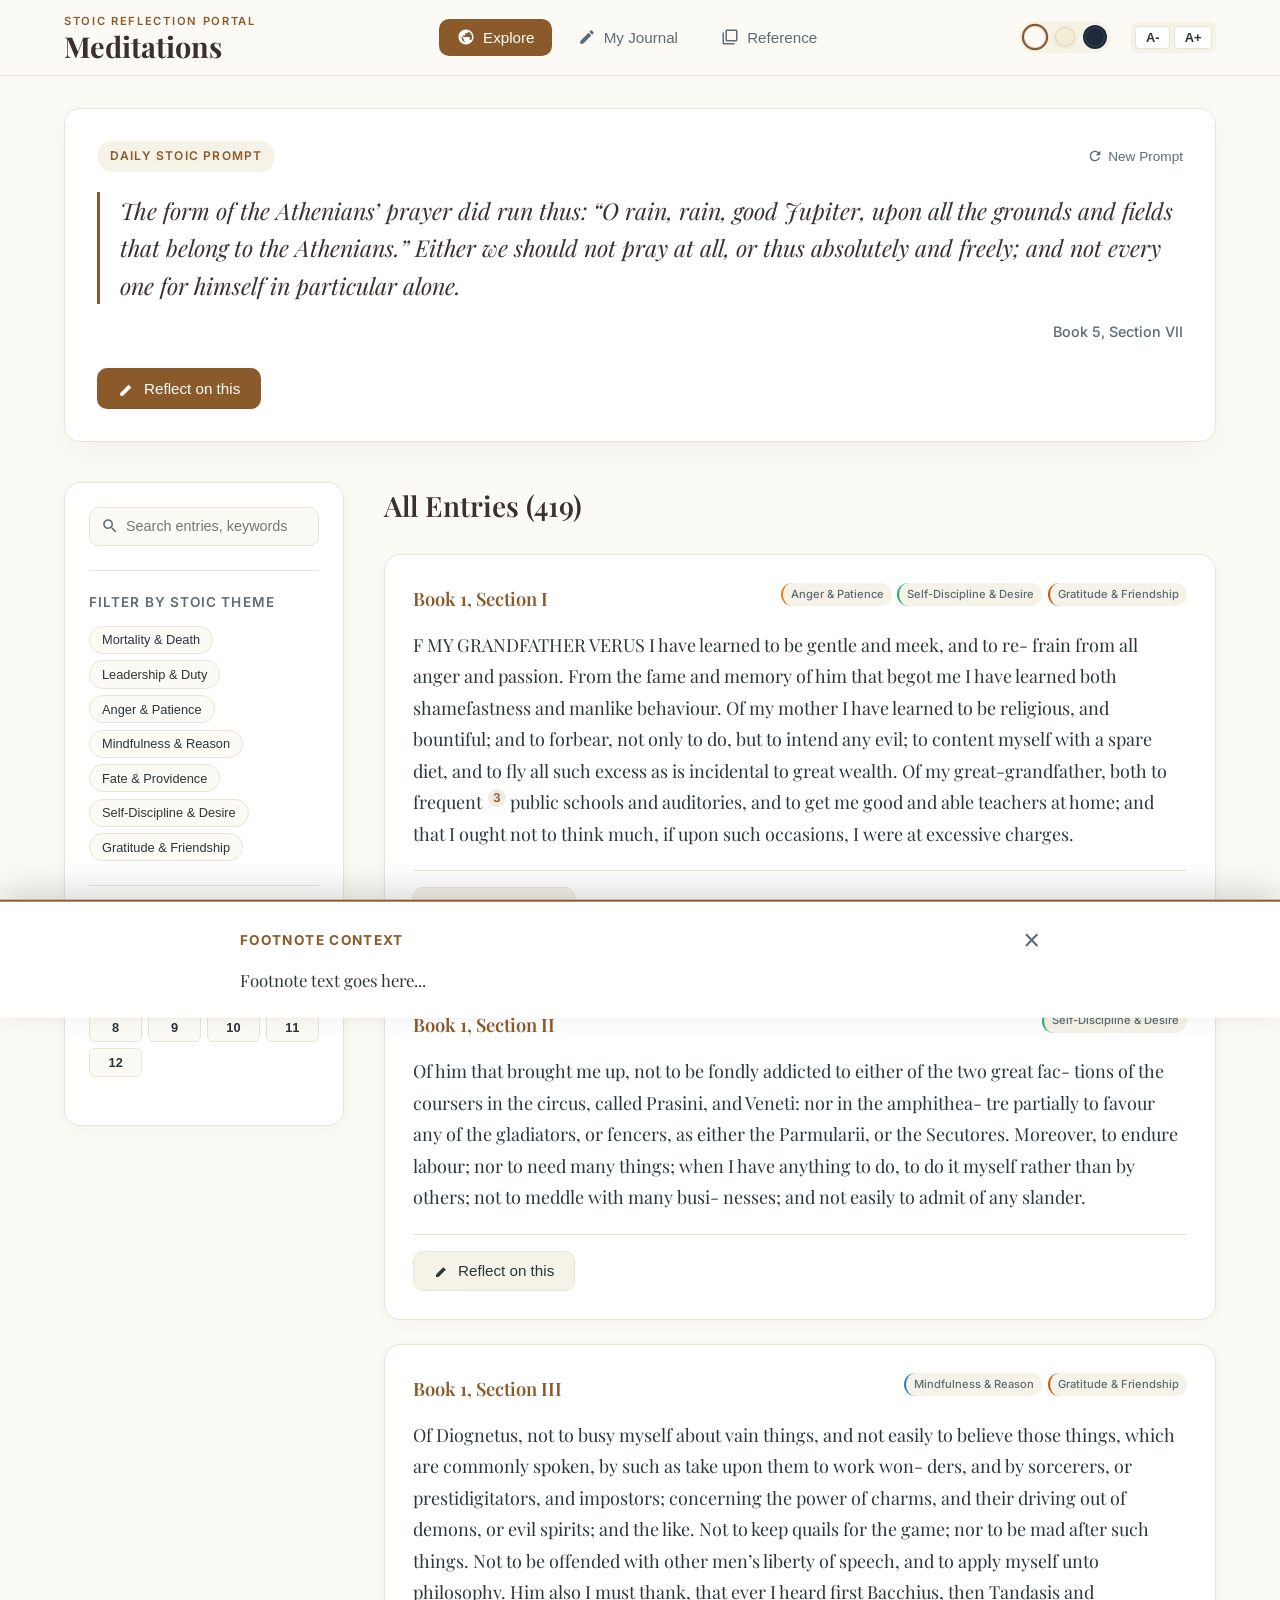
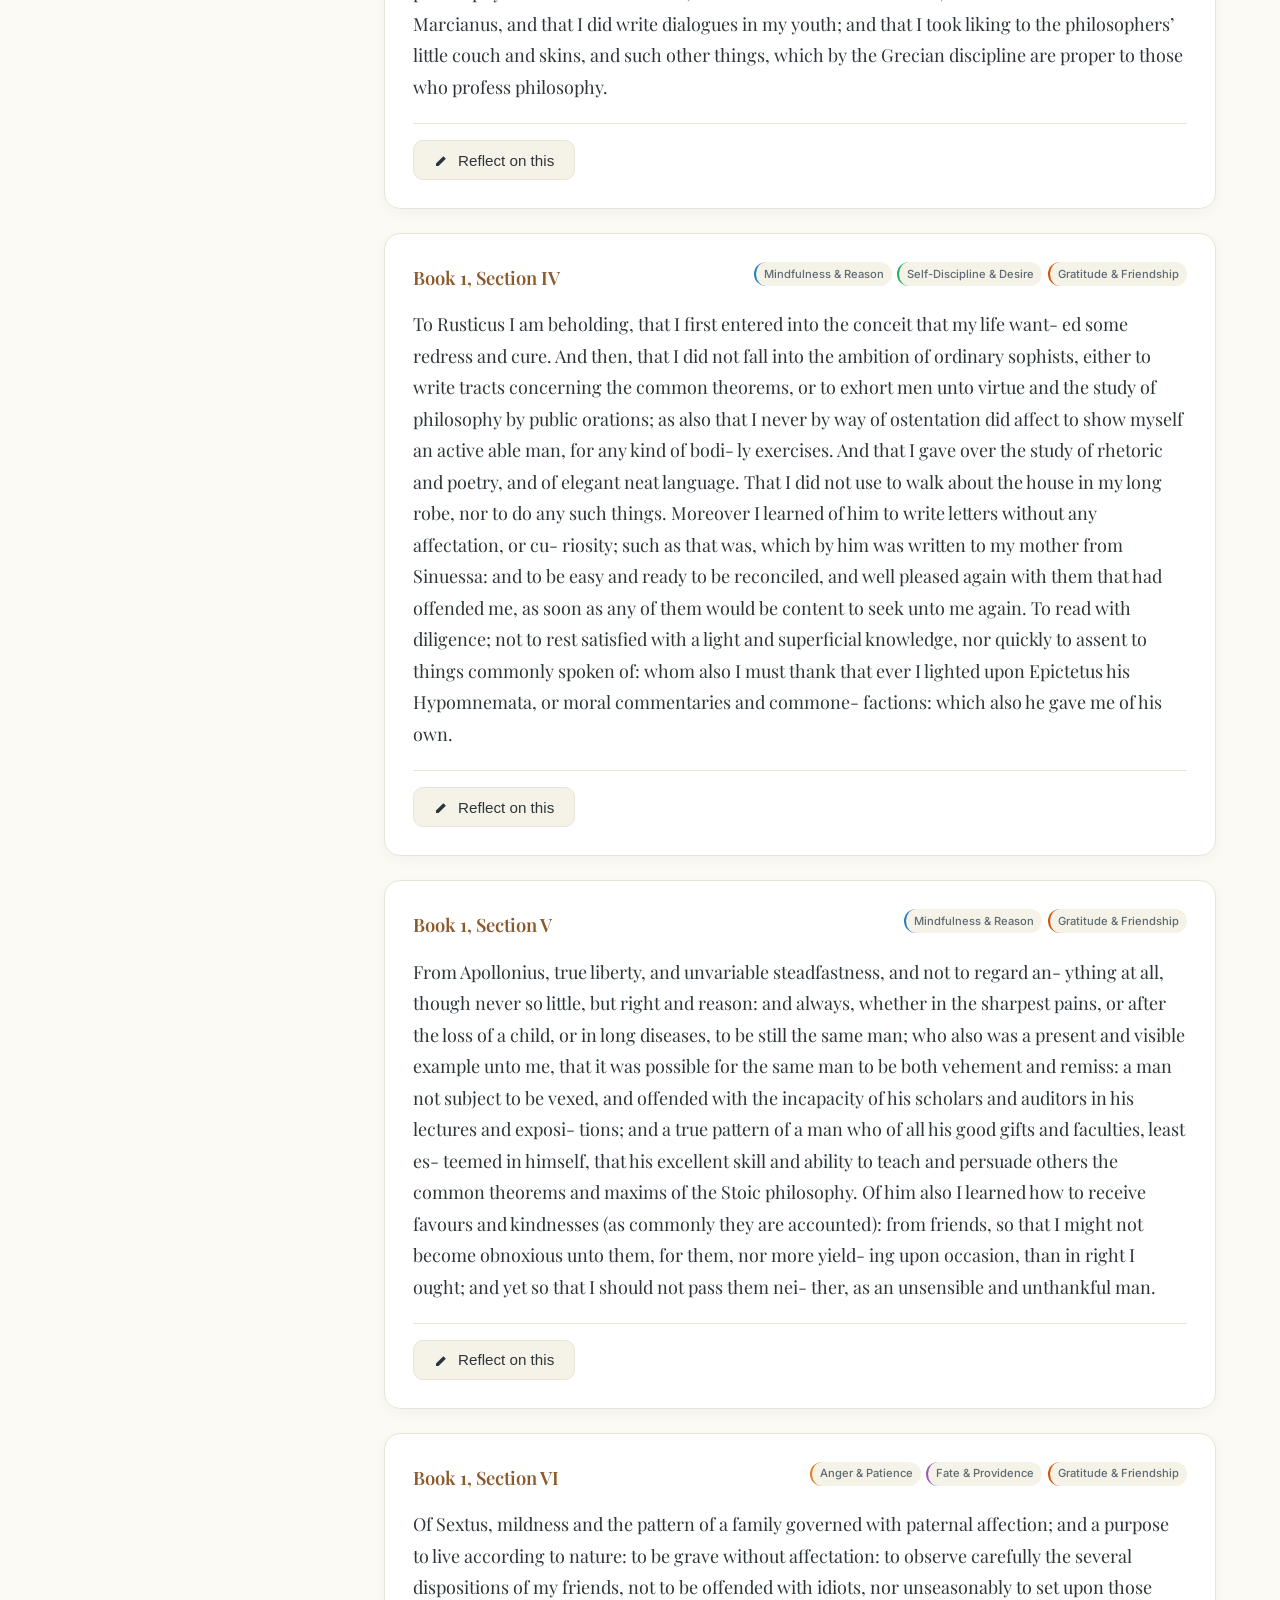
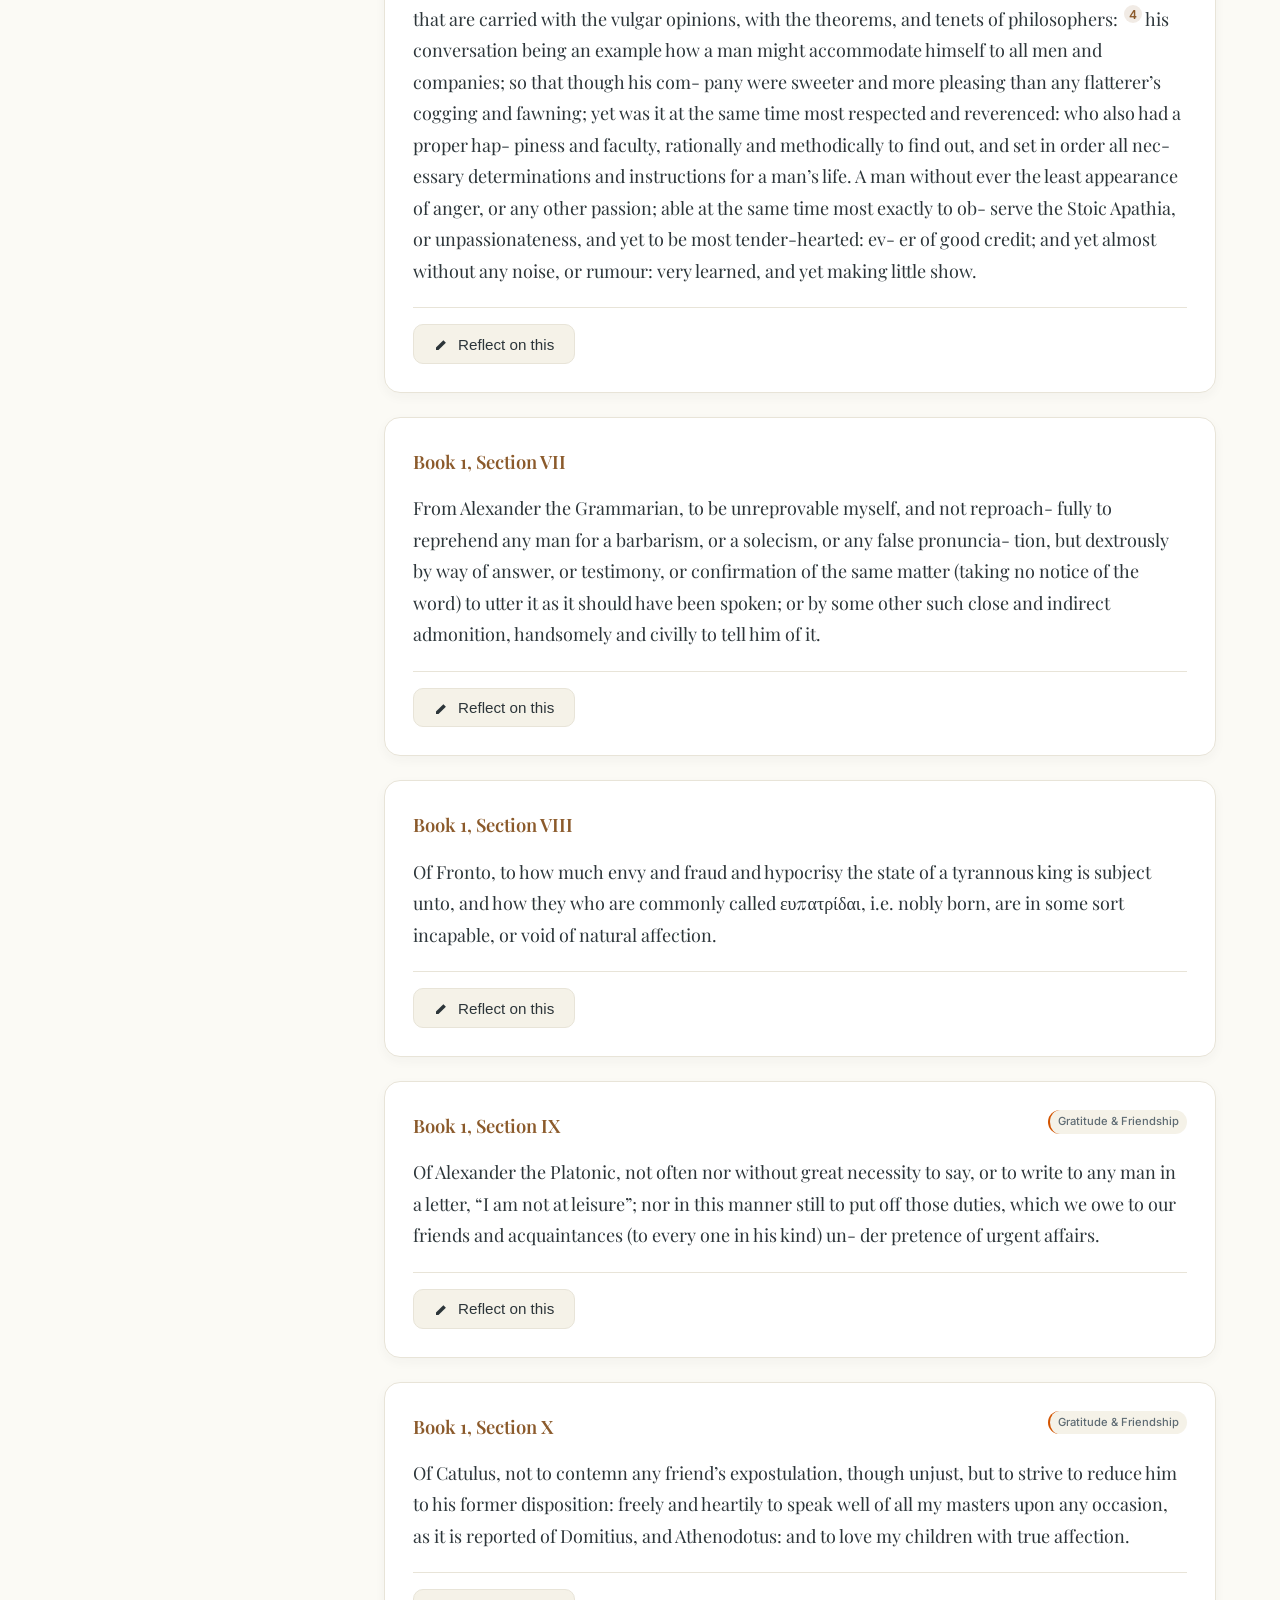
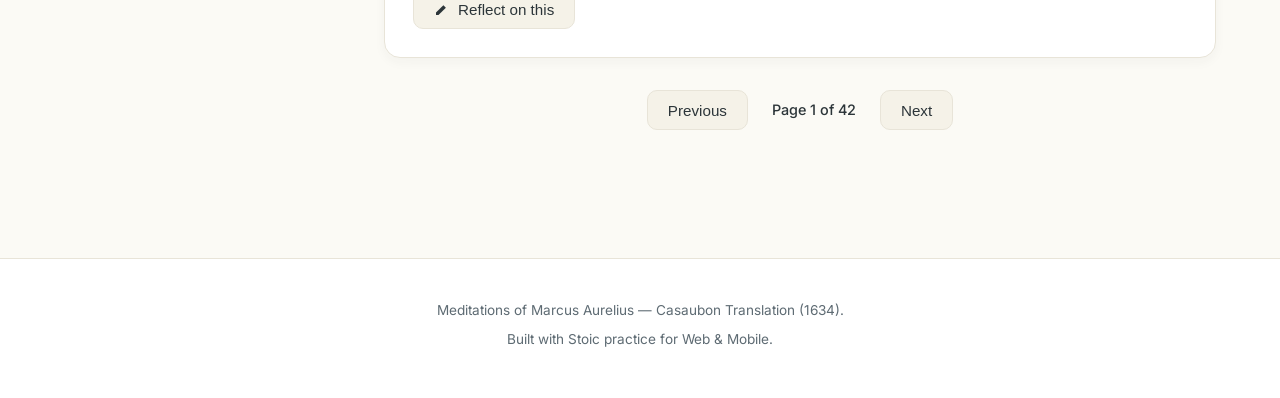
<file: v1/index.html>
<!DOCTYPE html>
<html lang="en">
<head>
  <meta charset="UTF-8">
  <meta name="viewport" content="width=device-width, initial-scale=1.0">
  <title>Marcus Aurelius’ Meditations Explorer — Stoic Wisdom & Journaling</title>
  <meta name="description" content="Search and browse Marcus Aurelius' Meditations, filter by Stoic topics (Mortality, Anger, Duty), and keep a personal reflection journal. Fully responsive desktop and mobile experience.">
  <link rel="stylesheet" href="style.css">
  <!-- Load Playfair Display for headers and Inter for body text from Google Fonts -->
  <link rel="preconnect" href="https://fonts.googleapis.com">
  <link rel="preconnect" href="https://fonts.gstatic.com" crossorigin>
  <link href="https://fonts.googleapis.com/css2?family=Inter:wght@300;400;500;600&family=Playfair+Display:ital,wght@0,400;0,500;0,600;0,700;1,400&display=swap" rel="stylesheet">
</head>
<body class="theme-parchment">

  <!-- Header Navigation -->
  <header class="main-header">
    <div class="header-container">
      <div class="logo">
        <span class="logo-subtitle">Stoic Reflection Portal</span>
        <h1 class="logo-title">Meditations</h1>
      </div>
      
      <nav class="nav-tabs" aria-label="Main Navigation">
        <button class="nav-tab active" id="tab-btn-explore" onclick="switchTab('explore')" aria-selected="true">
          <svg class="nav-icon" viewBox="0 0 24 24"><path d="M12 2C6.48 2 2 6.48 2 12s4.48 10 10 10 10-4.48 10-10S17.52 2 12 2zm1 17.93c-3.95-.49-7-3.85-7-7.93 0-.62.08-1.21.21-1.79L9 15v1c0 1.1.9 2 2 2v1.93zm6.9-2.54c-.26-.81-1-1.39-1.9-1.39h-1v-3c0-.55-.45-1-1-1H8v-2h2c.55 0 1-.45 1-1V7h2c1.1 0 2-.9 2-2v-.41c2.93 1.19 5 4.06 5 7.41 0 2.08-.8 3.97-2.1 5.39z"/></svg>
          Explore
        </button>
        <button class="nav-tab" id="tab-btn-journal" onclick="switchTab('journal')" aria-selected="false">
          <svg class="nav-icon" viewBox="0 0 24 24"><path d="M3 17.25V21h3.75L17.81 9.94l-3.75-3.75L3 17.25zM20.71 7.04c.39-.39.39-1.02 0-1.41l-2.34-2.34c-.39-.39-1.02-.39-1.41 0l-1.83 1.83 3.75 3.75 1.83-1.83z"/></svg>
          My Journal
        </button>
        <button class="nav-tab" id="tab-btn-reference" onclick="switchTab('reference')" aria-selected="false">
          <svg class="nav-icon" viewBox="0 0 24 24"><path d="M4 6H2v14c0 1.1.9 2 2 2h14v-2H4V6zm16-4H8c-1.1 0-2 .9-2 2v12c0 1.1.9 2 2 2h12c1.1 0 2-.9 2-2V4c0-1.1-.9-2-2-2zm0 14H8V4h12v12z"/></svg>
          Reference
        </button>
      </nav>

      <div class="readability-settings">
        <!-- Appearance Theme Selector -->
        <div class="theme-picker">
          <button class="theme-btn btn-parchment active" onclick="setTheme('parchment')" title="Parchment Theme" aria-label="Parchment Theme"></button>
          <button class="theme-btn btn-sepia" onclick="setTheme('sepia')" title="Sepia Theme" aria-label="Sepia Theme"></button>
          <button class="theme-btn btn-slate" onclick="setTheme('slate')" title="Slate Dark Theme" aria-label="Slate Dark Theme"></button>
        </div>
        
        <!-- Text Size Selector -->
        <div class="size-controls">
          <button class="size-btn" onclick="adjustFontSize(-1)" title="Decrease Text Size" aria-label="Decrease Text Size">A-</button>
          <button class="size-btn" onclick="adjustFontSize(1)" title="Increase Text Size" aria-label="Increase Text Size">A+</button>
        </div>
      </div>
    </div>
  </header>

  <!-- Main Container -->
  <main class="main-content container">

    <!-- TAB 1: EXPLORE & SEARCH -->
    <section id="tab-explore" class="tab-pane active" aria-live="polite">
      <!-- Daily Prompt Hero -->
      <div id="daily-prompt" class="daily-prompt-card">
        <div class="prompt-header">
          <span class="prompt-badge">Daily Stoic Prompt</span>
          <button class="text-btn" onclick="refreshDailyPrompt()">
            <svg class="icon-inline" viewBox="0 0 24 24" width="16" height="16"><path d="M17.65 6.35C16.2 4.9 14.21 4 12 4c-4.42 0-7.99 3.58-7.99 8s3.57 8 7.99 8c3.73 0 6.84-2.55 7.73-6h-2.08c-.82 2.33-3.04 4-5.65 4-3.31 0-6-2.69-6-6s2.69-6 6-6c1.66 0 3.14.69 4.22 1.78L13 11h7V4l-2.35 2.35z"/></svg>
            New Prompt
          </button>
        </div>
        <blockquote class="prompt-quote" id="prompt-quote-text">Loading daily prompt...</blockquote>
        <div class="prompt-source" id="prompt-quote-source">Book ..., Section ...</div>
        <div class="prompt-actions">
          <button class="btn btn-primary" id="prompt-reflect-btn">
            <svg class="btn-icon" viewBox="0 0 24 24" width="18" height="18"><path d="M3 17.25V21h3.75L17.81 9.94l-3.75-3.75L3 17.25z"/></svg>
            Reflect on this
          </button>
        </div>
        
        <!-- Collapsible Journal Field for daily prompt -->
        <div class="daily-reflection-editor hidden" id="daily-reflection-editor">
          <textarea id="daily-reflection-input" placeholder="Type your personal reflection, lessons, or actions here... How does this apply to your life today?" rows="4"></textarea>
          <div class="editor-buttons">
            <button class="btn btn-secondary" onclick="toggleDailyReflection()">Cancel</button>
            <button class="btn btn-accent" onclick="saveDailyReflection()">Save Reflection</button>
          </div>
        </div>
      </div>

      <!-- Main Split Layout for Explorer -->
      <div class="explorer-layout">
        <!-- Filter Panel -->
        <aside class="filter-panel" id="filter-panel">
          <div class="search-box-wrapper">
            <svg class="search-icon" viewBox="0 0 24 24"><path d="M15.5 14h-.79l-.28-.27C15.41 12.59 16 11.11 16 9.5 16 5.91 13.09 3 9.5 3S3 5.91 3 9.5 5.91 16 9.5 16c1.61 0 3.09-.59 4.23-1.57l.27.28v.79l5 4.99L20.49 19l-4.99-5zm-6 0C7.01 14 5 11.99 5 9.5S7.01 5 9.5 5 14 7.01 14 9.5 11.99 14 9.5 14z"/></svg>
            <input type="search" id="search-input" placeholder="Search entries, keywords..." aria-label="Search Meditations">
          </div>

          <div class="filter-group">
            <h3 class="filter-title">Filter by Stoic Theme</h3>
            <div class="topic-pills" id="topic-pills-container">
              <!-- Dynamically populated theme buttons -->
            </div>
          </div>

          <div class="filter-group">
            <h3 class="filter-title">Filter by Book</h3>
            <div class="book-scroller-grid" id="book-selector-container">
              <button class="book-btn active" data-book="all" onclick="selectBook('all')">All</button>
              <!-- Buttons 1 to 12 dynamically generated -->
            </div>
          </div>
          
          <div class="filter-actions-mobile">
            <button class="btn btn-primary btn-block" onclick="toggleMobileFilters()">Apply Filters</button>
          </div>
        </aside>

        <!-- Main Entries List -->
        <section class="entries-list-container">
          <div class="results-header">
            <h2 class="section-heading" id="results-count-title">All Entries</h2>
            <button class="btn btn-secondary filter-toggle-btn" onclick="toggleMobileFilters()">
              <svg viewBox="0 0 24 24" width="18" height="18"><path d="M10 18h4v-2h-4v2zM3 6v2h18V6H3zm3 7h12v-2H6v2z"/></svg>
              Filters
            </button>
          </div>
          
          <div class="active-filters-row hidden" id="active-filters-row">
            <!-- Summary of current filters + Clear All button -->
          </div>

          <div class="entries-list" id="entries-list">
            <div class="loading-spinner">Loading meditations...</div>
          </div>
          
          <div class="pagination-container hidden" id="pagination-container">
            <button class="btn btn-secondary" id="btn-prev-page" onclick="prevPage()">Previous</button>
            <span class="pagination-info" id="pagination-info">Page 1 of 10</span>
            <button class="btn btn-secondary" id="btn-next-page" onclick="nextPage()">Next</button>
          </div>
        </section>
      </div>
    </section>

    <!-- TAB 2: MY JOURNAL -->
    <section id="tab-journal" class="tab-pane hidden" aria-live="polite">
      <h2 class="section-heading">My Personal Stoic Journal</h2>
      <p class="section-description">A collection of your personal reflections, insights, and modern applications of Marcus Aurelius' wisdom. Your journal entries are saved locally on this device.</p>
      
      <div class="journal-stats" id="journal-stats">
        <!-- Dynamic statistics (e.g. reflections written) -->
      </div>
      
      <div class="journal-list" id="journal-list">
        <!-- User reflections loaded here -->
        <div class="empty-state">
          <div class="empty-state-icon">
            <svg viewBox="0 0 24 24" width="48" height="48"><path d="M3 17.25V21h3.75L17.81 9.94l-3.75-3.75L3 17.25zM20.71 7.04c.39-.39.39-1.02 0-1.41l-2.34-2.34c-.39-.39-1.02-.39-1.41 0l-1.83 1.83 3.75 3.75 1.83-1.83z"/></svg>
          </div>
          <h3>Your Stoic Journal is Empty</h3>
          <p>Browse the Meditations and click "Reflect on this" on any passage to record your reflections, thoughts, and lessons here.</p>
          <button class="btn btn-primary" onclick="switchTab('explore')">Start Exploring</button>
        </div>
      </div>
    </section>

    <!-- TAB 3: REFERENCE & HELPERS -->
    <section id="tab-reference" class="tab-pane hidden" aria-live="polite">
      <div class="reference-tabs">
        <button class="ref-subtab active" id="subtab-btn-intro" onclick="switchRefSubtab('intro')">Introduction</button>
        <button class="ref-subtab" id="subtab-btn-appendix" onclick="switchRefSubtab('appendix')">Appendix</button>
        <button class="ref-subtab" id="subtab-btn-notes" onclick="switchRefSubtab('notes')">Translator Notes</button>
        <button class="ref-subtab" id="subtab-btn-glossary" onclick="switchRefSubtab('glossary')">Stoic Glossary</button>
      </div>

      <div class="reference-content">
        <!-- Subtab 1: Intro -->
        <div id="ref-intro" class="ref-subpane active">
          <h2 class="ref-title">Introduction to Marcus Aurelius</h2>
          <div class="ref-text" id="ref-intro-text">Loading...</div>
        </div>

        <!-- Subtab 2: Appendix -->
        <div id="ref-appendix" class="ref-subpane hidden">
          <h2 class="ref-title">Appendix: Correspondence of Marcus Aurelius and Fronto</h2>
          <div class="ref-text" id="ref-appendix-text">Loading...</div>
        </div>

        <!-- Subtab 3: Notes -->
        <div id="ref-notes" class="ref-subpane hidden">
          <h2 class="ref-title">Translator Notes</h2>
          <div class="ref-text" id="ref-notes-text">Loading...</div>
        </div>

        <!-- Subtab 4: Glossary -->
        <div id="ref-glossary" class="ref-subpane hidden">
          <div class="glossary-header">
            <h2 class="ref-title">Stoic Glossary & Definitions</h2>
            <div class="glossary-search-wrapper">
              <input type="search" id="glossary-search-input" placeholder="Filter terms..." oninput="filterGlossary()" aria-label="Filter glossary terms">
            </div>
          </div>
          <div class="ref-text" id="ref-glossary-text">Loading...</div>
        </div>
      </div>
    </section>

  </main>

  <!-- Footnote Tooltip Drawer -->
  <div class="footnote-drawer hidden" id="footnote-drawer" role="dialog" aria-modal="true" aria-labelledby="footnote-drawer-title">
    <div class="footnote-drawer-content">
      <div class="footnote-drawer-header">
        <h4 id="footnote-drawer-title">Footnote Context</h4>
        <button class="close-btn" onclick="closeFootnoteDrawer()" aria-label="Close footnote">&times;</button>
      </div>
      <p id="footnote-drawer-text">Footnote text goes here...</p>
    </div>
  </div>

  <footer class="footer">
    <p>Meditations of Marcus Aurelius — Casaubon Translation (1634).</p>
    <p>Built with Stoic practice for Web & Mobile.</p>
  </footer>

  <script src="app.js"></script>
</body>
</html>
</file>
<file: v1/style.css>
/* Modern CSS Reset & Setup */
*, *::before, *::after {
  box-sizing: border-box;
  margin: 0;
  padding: 0;
}

:root {
  /* Common Brand Tokens */
  --font-serif: 'Playfair Display', Georgia, serif;
  --font-sans: 'Inter', -apple-system, BlinkMacSystemFont, sans-serif;
  --transition-smooth: all 0.3s cubic-bezier(0.4, 0, 0.2, 1);
  --radius-lg: 16px;
  --radius-md: 10px;
  --radius-sm: 6px;
  --body-size: 1.05rem;
  
  /* Accent hues */
  --accent-rgb: 139, 90, 43; /* default Stoic brown */
}

/* Themes Definition */
body.theme-parchment {
  --bg-main: #fbfaf5;
  --bg-card: #ffffff;
  --bg-hover: #f5f2e8;
  --text-main: #2c3539;
  --text-muted: #5e6b73;
  --border-color: #e8e4d8;
  --accent-color: #8b5a2b;
  --primary-color: #3b2f2f;
  --shadow-color: rgba(59, 47, 47, 0.04);
  --shadow-hover: rgba(59, 47, 47, 0.08);
  --glass-bg: rgba(251, 250, 245, 0.85);
  --highlight-color: #fdf5e6;
}

body.theme-sepia {
  --bg-main: #f3edd8;
  --bg-card: #fdfaf2;
  --bg-hover: #eadebc;
  --text-main: #423525;
  --text-muted: #7c6853;
  --border-color: #e5d7ba;
  --accent-color: #b05c1e;
  --primary-color: #5c4033;
  --shadow-color: rgba(92, 64, 51, 0.05);
  --shadow-hover: rgba(92, 64, 51, 0.1);
  --glass-bg: rgba(243, 237, 216, 0.85);
  --highlight-color: #fbf0d3;
}

body.theme-slate {
  --bg-main: #0f172a;
  --bg-card: #1e293b;
  --bg-hover: #334155;
  --text-main: #f8fafc;
  --text-muted: #94a3b8;
  --border-color: #334155;
  --accent-color: #38bdf8;
  --primary-color: #f1f5f9;
  --shadow-color: rgba(0, 0, 0, 0.2);
  --shadow-hover: rgba(0, 0, 0, 0.35);
  --glass-bg: rgba(15, 23, 42, 0.85);
  --highlight-color: #1e293b;
}

/* Core Layout styles */
body {
  font-family: var(--font-sans);
  background-color: var(--bg-main);
  color: var(--text-main);
  line-height: 1.7;
  font-size: var(--body-size);
  transition: var(--transition-smooth);
  min-height: 100vh;
  display: flex;
  flex-direction: column;
}

.container {
  width: 100%;
  max-width: 1200px;
  margin: 0 auto;
  padding: 0 1.5rem;
}

/* Sticky Premium Navigation Bar */
.main-header {
  position: sticky;
  top: 0;
  z-index: 100;
  background: var(--glass-bg);
  backdrop-filter: blur(12px);
  -webkit-backdrop-filter: blur(12px);
  border-bottom: 1px solid var(--border-color);
  padding: 0.75rem 0;
  transition: var(--transition-smooth);
}

.header-container {
  display: flex;
  justify-content: space-between;
  align-items: center;
  max-width: 1200px;
  margin: 0 auto;
  padding: 0 1.5rem;
  flex-wrap: wrap;
  gap: 1rem;
}

.logo {
  display: flex;
  flex-direction: column;
}

.logo-subtitle {
  font-size: 0.7rem;
  letter-spacing: 0.15em;
  text-transform: uppercase;
  color: var(--accent-color);
  font-weight: 600;
}

.logo-title {
  font-family: var(--font-serif);
  font-size: 1.8rem;
  font-weight: 700;
  color: var(--primary-color);
  line-height: 1.1;
}

.nav-tabs {
  display: flex;
  gap: 0.5rem;
}

.nav-tab {
  background: none;
  border: none;
  color: var(--text-muted);
  padding: 0.6rem 1.1rem;
  font-size: 0.95rem;
  font-weight: 500;
  border-radius: var(--radius-md);
  cursor: pointer;
  display: flex;
  align-items: center;
  gap: 0.5rem;
  transition: var(--transition-smooth);
}

.nav-tab:hover {
  background: var(--bg-hover);
  color: var(--text-main);
}

.nav-tab.active {
  background: var(--accent-color);
  color: #ffffff;
}

.nav-icon {
  width: 18px;
  height: 18px;
  fill: currentColor;
  transition: var(--transition-smooth);
}

/* Readability Settings styling */
.readability-settings {
  display: flex;
  align-items: center;
  gap: 1.25rem;
}

.theme-picker {
  display: flex;
  gap: 0.4rem;
  background: var(--bg-hover);
  padding: 4px;
  border-radius: 20px;
}

.theme-btn {
  width: 24px;
  height: 24px;
  border-radius: 50%;
  border: 2px solid transparent;
  cursor: pointer;
  transition: var(--transition-smooth);
}

.theme-btn.active {
  border-color: var(--accent-color);
  transform: scale(1.1);
}

.btn-parchment { background: #fbfaf5; box-shadow: inset 0 0 0 1px rgba(0,0,0,0.1); }
.btn-sepia { background: #f3edd8; box-shadow: inset 0 0 0 1px rgba(0,0,0,0.1); }
.btn-slate { background: #1e293b; box-shadow: inset 0 0 0 1px rgba(255,255,255,0.1); }

.size-controls {
  display: flex;
  gap: 0.25rem;
  background: var(--bg-hover);
  padding: 4px;
  border-radius: var(--radius-sm);
}

.size-btn {
  background: var(--bg-card);
  border: 1px solid var(--border-color);
  color: var(--text-main);
  padding: 0.2rem 0.6rem;
  font-size: 0.8rem;
  font-weight: 600;
  border-radius: 4px;
  cursor: pointer;
  transition: var(--transition-smooth);
}

.size-btn:hover {
  background: var(--accent-color);
  color: #ffffff;
  border-color: var(--accent-color);
}

/* Main Content Area */
.main-content {
  flex: 1;
  padding-top: 2rem;
  padding-bottom: 4rem;
}

.tab-pane {
  animation: fadeIn 0.4s ease;
}

@keyframes fadeIn {
  from { opacity: 0; transform: translateY(10px); }
  to { opacity: 1; transform: translateY(0); }
}

.hidden {
  display: none !important;
}

/* Daily Stoic Prompt Card */
.daily-prompt-card {
  background: var(--bg-card);
  border: 1px solid var(--border-color);
  border-radius: var(--radius-lg);
  padding: 2rem;
  margin-bottom: 2.5rem;
  box-shadow: 0 10px 25px var(--shadow-color);
  transition: var(--transition-smooth);
}

.daily-prompt-card:hover {
  box-shadow: 0 15px 35px var(--shadow-hover);
}

.prompt-header {
  display: flex;
  justify-content: space-between;
  align-items: center;
  margin-bottom: 1.25rem;
}

.prompt-badge {
  font-size: 0.75rem;
  text-transform: uppercase;
  letter-spacing: 0.1em;
  background: var(--bg-hover);
  color: var(--accent-color);
  padding: 0.35rem 0.8rem;
  border-radius: 20px;
  font-weight: 600;
}

.text-btn {
  background: none;
  border: none;
  color: var(--text-muted);
  cursor: pointer;
  font-size: 0.85rem;
  display: flex;
  align-items: center;
  gap: 0.35rem;
  font-weight: 500;
  transition: var(--transition-smooth);
}

.text-btn:hover {
  color: var(--accent-color);
}

.icon-inline {
  fill: currentColor;
}

.prompt-quote {
  font-family: var(--font-serif);
  font-size: 1.45rem;
  font-style: italic;
  color: var(--primary-color);
  line-height: 1.6;
  margin-bottom: 1rem;
  border-left: 3px solid var(--accent-color);
  padding-left: 1.25rem;
}

.prompt-source {
  font-size: 0.9rem;
  font-weight: 500;
  color: var(--text-muted);
  margin-bottom: 1.5rem;
  text-align: right;
}

.btn {
  display: inline-flex;
  align-items: center;
  justify-content: center;
  gap: 0.5rem;
  padding: 0.65rem 1.25rem;
  font-size: 0.95rem;
  font-weight: 500;
  border-radius: var(--radius-md);
  border: 1px solid transparent;
  cursor: pointer;
  transition: var(--transition-smooth);
}

.btn-primary {
  background: var(--accent-color);
  color: #ffffff;
}

.btn-primary:hover {
  opacity: 0.9;
  transform: translateY(-1px);
}

.btn-secondary {
  background: var(--bg-hover);
  color: var(--text-main);
  border-color: var(--border-color);
}

.btn-secondary:hover {
  background: var(--border-color);
}

.btn-accent {
  background: var(--primary-color);
  color: #ffffff;
}

.btn-accent:hover {
  opacity: 0.9;
}

.btn-block {
  display: flex;
  width: 100%;
}

.btn-icon {
  fill: currentColor;
}

/* Daily Reflection Editor */
.daily-reflection-editor {
  margin-top: 1.5rem;
  border-top: 1px dashed var(--border-color);
  padding-top: 1.5rem;
}

textarea {
  width: 100%;
  padding: 1rem;
  border: 1px solid var(--border-color);
  border-radius: var(--radius-md);
  background: var(--bg-main);
  color: var(--text-main);
  font-family: var(--font-sans);
  font-size: 0.95rem;
  resize: vertical;
  line-height: 1.5;
  margin-bottom: 1rem;
  transition: var(--transition-smooth);
}

textarea:focus {
  outline: none;
  border-color: var(--accent-color);
  box-shadow: 0 0 0 2px rgba(var(--accent-rgb), 0.15);
}

.editor-buttons {
  display: flex;
  justify-content: flex-end;
  gap: 0.5rem;
}

/* Explorer Layout grid */
.explorer-layout {
  display: grid;
  grid-template-columns: 280px 1fr;
  gap: 2.5rem;
  align-items: start;
}

/* Sidebar Filter Panel */
.filter-panel {
  background: var(--bg-card);
  border: 1px solid var(--border-color);
  border-radius: var(--radius-lg);
  padding: 1.5rem;
  position: sticky;
  top: 95px;
  box-shadow: 0 4px 15px var(--shadow-color);
}

.search-box-wrapper {
  position: relative;
  margin-bottom: 1.5rem;
}

.search-icon {
  position: absolute;
  left: 12px;
  top: 50%;
  transform: translateY(-50%);
  width: 18px;
  height: 18px;
  fill: var(--text-muted);
  pointer-events: none;
}

#search-input {
  width: 100%;
  padding: 0.65rem 1rem 0.65rem 2.25rem;
  border-radius: var(--radius-md);
  border: 1px solid var(--border-color);
  background: var(--bg-main);
  color: var(--text-main);
  font-size: 0.9rem;
  transition: var(--transition-smooth);
}

#search-input:focus {
  outline: none;
  border-color: var(--accent-color);
}

.filter-group {
  margin-bottom: 1.5rem;
  border-top: 1px solid var(--border-color);
  padding-top: 1.25rem;
}

.filter-title {
  font-size: 0.85rem;
  text-transform: uppercase;
  letter-spacing: 0.08em;
  color: var(--text-muted);
  margin-bottom: 0.75rem;
  font-weight: 600;
}

.topic-pills {
  display: flex;
  flex-wrap: wrap;
  gap: 0.4rem;
}

.topic-btn {
  background: var(--bg-main);
  border: 1px solid var(--border-color);
  color: var(--text-main);
  font-size: 0.8rem;
  padding: 0.35rem 0.75rem;
  border-radius: 20px;
  cursor: pointer;
  font-weight: 500;
  transition: var(--transition-smooth);
}

.topic-btn:hover {
  background: var(--bg-hover);
  border-color: var(--text-muted);
}

.topic-btn.active {
  background: var(--accent-color);
  color: #ffffff;
  border-color: var(--accent-color);
}

.book-scroller-grid {
  display: grid;
  grid-template-columns: repeat(4, 1fr);
  gap: 0.35rem;
}

.book-btn {
  background: var(--bg-main);
  border: 1px solid var(--border-color);
  color: var(--text-main);
  padding: 0.4rem 0;
  font-size: 0.8rem;
  font-weight: 600;
  text-align: center;
  border-radius: var(--radius-sm);
  cursor: pointer;
  transition: var(--transition-smooth);
}

.book-btn:hover {
  background: var(--bg-hover);
}

.book-btn.active {
  background: var(--accent-color);
  color: #ffffff;
  border-color: var(--accent-color);
}

.book-btn[data-book="all"] {
  grid-column: span 4;
}

.filter-actions-mobile {
  display: none;
}

/* Results header */
.results-header {
  display: flex;
  justify-content: space-between;
  align-items: center;
  margin-bottom: 1.5rem;
}

.section-heading {
  font-family: var(--font-serif);
  font-size: 1.75rem;
  font-weight: 600;
  color: var(--primary-color);
}

.filter-toggle-btn {
  display: none;
}

/* Active filters row */
.active-filters-row {
  display: flex;
  flex-wrap: wrap;
  align-items: center;
  gap: 0.5rem;
  margin-bottom: 1.25rem;
  background: var(--highlight-color);
  padding: 0.5rem 1rem;
  border-radius: var(--radius-md);
  border: 1px solid var(--border-color);
}

.active-filter-badge {
  font-size: 0.75rem;
  background: var(--bg-card);
  border: 1px solid var(--border-color);
  padding: 0.2rem 0.5rem;
  border-radius: 4px;
  display: inline-flex;
  align-items: center;
  gap: 0.35rem;
}

.clear-filter-btn {
  background: none;
  border: none;
  cursor: pointer;
  color: var(--text-muted);
  font-weight: bold;
}

.clear-filter-btn:hover {
  color: red;
}

/* Entries display list */
.entries-list {
  display: flex;
  flex-direction: column;
  gap: 1.5rem;
}

.entry-card {
  background: var(--bg-card);
  border: 1px solid var(--border-color);
  border-radius: var(--radius-lg);
  padding: 1.75rem;
  box-shadow: 0 4px 12px var(--shadow-color);
  transition: var(--transition-smooth);
}

.entry-card:hover {
  box-shadow: 0 10px 22px var(--shadow-hover);
  transform: translateY(-2px);
}

.entry-meta {
  display: flex;
  justify-content: space-between;
  align-items: flex-start;
  margin-bottom: 1rem;
  flex-wrap: wrap;
  gap: 0.5rem;
}

.entry-source {
  font-family: var(--font-serif);
  font-size: 1.15rem;
  font-weight: 600;
  color: var(--accent-color);
}

.entry-topics {
  display: flex;
  flex-wrap: wrap;
  gap: 0.35rem;
}

.entry-topic-tag {
  font-size: 0.7rem;
  background: var(--bg-hover);
  color: var(--text-muted);
  padding: 0.15rem 0.5rem;
  border-radius: 12px;
  font-weight: 500;
}

.entry-text {
  font-family: var(--font-serif);
  font-size: 1.125rem;
  line-height: 1.75;
  color: var(--text-main);
  margin-bottom: 1.25rem;
}

.footnote-ref {
  display: inline-flex;
  align-items: center;
  justify-content: center;
  font-size: 0.75rem;
  font-family: var(--font-sans);
  background: rgba(var(--accent-rgb), 0.12);
  color: var(--accent-color);
  width: 18px;
  height: 18px;
  border-radius: 50%;
  margin-left: 2px;
  vertical-align: super;
  text-decoration: none;
  font-weight: 600;
  cursor: pointer;
  transition: var(--transition-smooth);
}

.footnote-ref:hover {
  background: var(--accent-color);
  color: #ffffff;
}

/* Card Actions */
.entry-actions {
  display: flex;
  justify-content: space-between;
  align-items: center;
  border-top: 1px solid var(--border-color);
  padding-top: 1rem;
  margin-top: 1rem;
  flex-wrap: wrap;
  gap: 0.75rem;
}

/* Journal Reflection Display within card */
.entry-journal-preview {
  margin-top: 1.25rem;
  background: var(--bg-main);
  border-left: 3px solid var(--accent-color);
  padding: 1rem;
  border-radius: 0 var(--radius-md) var(--radius-md) 0;
}

.journal-preview-header {
  display: flex;
  justify-content: space-between;
  align-items: center;
  font-size: 0.8rem;
  color: var(--text-muted);
  margin-bottom: 0.5rem;
  font-weight: 600;
}

.journal-preview-text {
  font-size: 0.95rem;
  font-style: italic;
}

.inline-editor {
  margin-top: 1rem;
  padding: 1rem 0 0 0;
  border-top: 1px dashed var(--border-color);
}

/* Empty State Styling */
.empty-state {
  text-align: center;
  padding: 4rem 2rem;
  background: var(--bg-card);
  border: 1px dashed var(--border-color);
  border-radius: var(--radius-lg);
  display: flex;
  flex-direction: column;
  align-items: center;
  justify-content: center;
  gap: 1rem;
}

.empty-state-icon {
  width: 64px;
  height: 64px;
  border-radius: 50%;
  background: var(--bg-main);
  color: var(--accent-color);
  display: flex;
  align-items: center;
  justify-content: center;
  margin-bottom: 0.5rem;
}

.empty-state-icon svg {
  fill: currentColor;
}

.empty-state h3 {
  font-family: var(--font-serif);
  font-size: 1.4rem;
  font-weight: 600;
}

.empty-state p {
  color: var(--text-muted);
  max-width: 400px;
  font-size: 0.95rem;
  margin-bottom: 1rem;
}

.loading-spinner {
  text-align: center;
  padding: 4rem;
  color: var(--text-muted);
  font-style: italic;
}

/* Pagination container */
.pagination-container {
  display: flex;
  justify-content: center;
  align-items: center;
  gap: 1.5rem;
  margin-top: 2rem;
}

.pagination-info {
  font-size: 0.9rem;
  font-weight: 500;
}

/* JOURNAL TAB VIEW styles */
.journal-stats {
  display: flex;
  gap: 2rem;
  margin-bottom: 2rem;
  flex-wrap: wrap;
}

.stat-card {
  background: var(--bg-card);
  border: 1px solid var(--border-color);
  border-radius: var(--radius-md);
  padding: 1rem 1.5rem;
  display: flex;
  flex-direction: column;
  flex: 1;
  min-width: 150px;
  box-shadow: 0 2px 8px var(--shadow-color);
}

.stat-value {
  font-size: 1.8rem;
  font-weight: 700;
  color: var(--accent-color);
}

.stat-label {
  font-size: 0.8rem;
  text-transform: uppercase;
  color: var(--text-muted);
  font-weight: 600;
}

.journal-list {
  display: flex;
  flex-direction: column;
  gap: 1.5rem;
}

.journal-item-card {
  background: var(--bg-card);
  border: 1px solid var(--border-color);
  border-radius: var(--radius-lg);
  padding: 2rem;
  box-shadow: 0 4px 15px var(--shadow-color);
}

.journal-item-grid {
  display: grid;
  grid-template-columns: 1fr 1fr;
  gap: 2rem;
}

.journal-source-text {
  border-right: 1px solid var(--border-color);
  padding-right: 2rem;
}

.journal-reflection-text {
  display: flex;
  flex-direction: column;
  justify-content: space-between;
}

.reflection-body {
  font-size: 1rem;
  font-style: italic;
  color: var(--text-main);
  background: var(--bg-main);
  padding: 1.25rem;
  border-radius: var(--radius-md);
  border-left: 3px solid var(--accent-color);
  margin-bottom: 1rem;
}

.reflection-date {
  font-size: 0.8rem;
  color: var(--text-muted);
  margin-bottom: 1rem;
}

.reflection-actions {
  display: flex;
  justify-content: flex-end;
  gap: 0.5rem;
}

/* REFERENCE TAB VIEW styles */
.reference-tabs {
  display: flex;
  border-bottom: 2px solid var(--border-color);
  margin-bottom: 2rem;
  flex-wrap: wrap;
}

.ref-subtab {
  background: none;
  border: none;
  border-bottom: 2px solid transparent;
  color: var(--text-muted);
  padding: 0.85rem 1.5rem;
  font-size: 1rem;
  font-weight: 500;
  cursor: pointer;
  transition: var(--transition-smooth);
  margin-bottom: -2px;
}

.ref-subtab:hover {
  color: var(--text-main);
}

.ref-subtab.active {
  color: var(--accent-color);
  border-bottom-color: var(--accent-color);
  font-weight: 600;
}

.ref-content {
  background: var(--bg-card);
  border: 1px solid var(--border-color);
  border-radius: var(--radius-lg);
  padding: 2.5rem;
  box-shadow: 0 4px 15px var(--shadow-color);
}

.ref-subpane {
  animation: fadeIn 0.4s ease;
}

.ref-title {
  font-family: var(--font-serif);
  font-size: 1.8rem;
  margin-bottom: 1.5rem;
  color: var(--primary-color);
  border-bottom: 1px solid var(--border-color);
  padding-bottom: 0.75rem;
}

.ref-text {
  font-family: var(--font-serif);
  font-size: 1.15rem;
  line-height: 1.8;
  color: var(--text-main);
}

.ref-text p {
  margin-bottom: 1.5rem;
}

/* Glossary search */
.glossary-header {
  display: flex;
  justify-content: space-between;
  align-items: center;
  flex-wrap: wrap;
  gap: 1rem;
  border-bottom: 1px solid var(--border-color);
  padding-bottom: 0.75rem;
  margin-bottom: 1.5rem;
}

.glossary-header .ref-title {
  border: none;
  padding: 0;
  margin: 0;
}

.glossary-search-wrapper {
  width: 280px;
}

.glossary-search-wrapper input {
  width: 100%;
  padding: 0.5rem 0.85rem;
  border-radius: var(--radius-md);
  border: 1px solid var(--border-color);
  background: var(--bg-main);
  color: var(--text-main);
  font-size: 0.85rem;
}

.glossary-item {
  margin-bottom: 1.5rem;
  padding-bottom: 1rem;
  border-bottom: 1px dashed var(--border-color);
}

.glossary-term {
  font-family: var(--font-sans);
  font-size: 1.1rem;
  font-weight: 700;
  color: var(--accent-color);
  margin-bottom: 0.25rem;
}

.glossary-def {
  font-family: var(--font-serif);
}

/* Footnote Tooltip Drawer styling */
.footnote-drawer {
  position: fixed;
  bottom: 0;
  left: 0;
  width: 100%;
  background: var(--bg-card);
  border-top: 2px solid var(--accent-color);
  box-shadow: 0 -10px 30px rgba(0,0,0,0.15);
  padding: 1.5rem 2rem;
  z-index: 1000;
  transform: translateY(0);
  transition: transform 0.3s cubic-bezier(0.4, 0, 0.2, 1);
}

.footnote-drawer.hidden {
  transform: translateY(100%);
  display: block !important; /* overrides display:none but hides via translate */
  pointer-events: none;
}

.footnote-drawer-content {
  max-width: 800px;
  margin: 0 auto;
}

.footnote-drawer-header {
  display: flex;
  justify-content: space-between;
  align-items: center;
  margin-bottom: 0.75rem;
}

.footnote-drawer-header h4 {
  font-size: 0.85rem;
  text-transform: uppercase;
  letter-spacing: 0.1em;
  color: var(--accent-color);
}

.close-btn {
  background: none;
  border: none;
  font-size: 1.8rem;
  line-height: 1;
  color: var(--text-muted);
  cursor: pointer;
  transition: var(--transition-smooth);
}

.close-btn:hover {
  color: var(--text-main);
}

#footnote-drawer-text {
  font-family: var(--font-serif);
  font-size: 1.05rem;
  line-height: 1.6;
}

/* Footer style */
.footer {
  text-align: center;
  padding: 2.5rem 1rem;
  background: var(--bg-card);
  border-top: 1px solid var(--border-color);
  color: var(--text-muted);
  font-size: 0.85rem;
  margin-top: 4rem;
}

.footer p {
  margin-bottom: 0.4rem;
}

/* Responsive queries */
@media (max-width: 900px) {
  .explorer-layout {
    grid-template-columns: 1fr;
    gap: 1.5rem;
  }
  
  .filter-panel {
    display: none; /* Hidden by default on mobile, toggled with class */
    position: fixed;
    top: 0;
    left: 0;
    width: 100%;
    height: 100vh;
    z-index: 500;
    overflow-y: auto;
    border-radius: 0;
    padding: 2rem;
  }
  
  .filter-panel.mobile-active {
    display: block !important;
  }
  
  .filter-actions-mobile {
    display: block;
    margin-top: 2rem;
  }
  
  .filter-toggle-btn {
    display: inline-flex;
  }
  
  .journal-item-grid {
    grid-template-columns: 1fr;
    gap: 1.5rem;
  }
  
  .journal-source-text {
    border-right: none;
    border-bottom: 1px solid var(--border-color);
    padding-right: 0;
    padding-bottom: 1rem;
  }
  
  .header-container {
    flex-direction: column;
    align-items: stretch;
    text-align: center;
  }
  
  .logo {
    align-items: center;
  }
  
  .nav-tabs {
    justify-content: center;
  }
  
  .readability-settings {
    justify-content: center;
  }
}

@media (max-width: 600px) {
  .nav-tab span {
    display: none; /* Hide tab text on very small screens, keep icons */
  }
  .nav-tab {
    padding: 0.6rem 0.8rem;
  }
  
  .ref-content {
    padding: 1.5rem;
  }
  
  .ref-subtab {
    padding: 0.75rem 0.75rem;
    font-size: 0.9rem;
  }
  
  .daily-prompt-card {
    padding: 1.25rem;
  }
  
  .prompt-quote {
    font-size: 1.2rem;
  }
}
</file>
